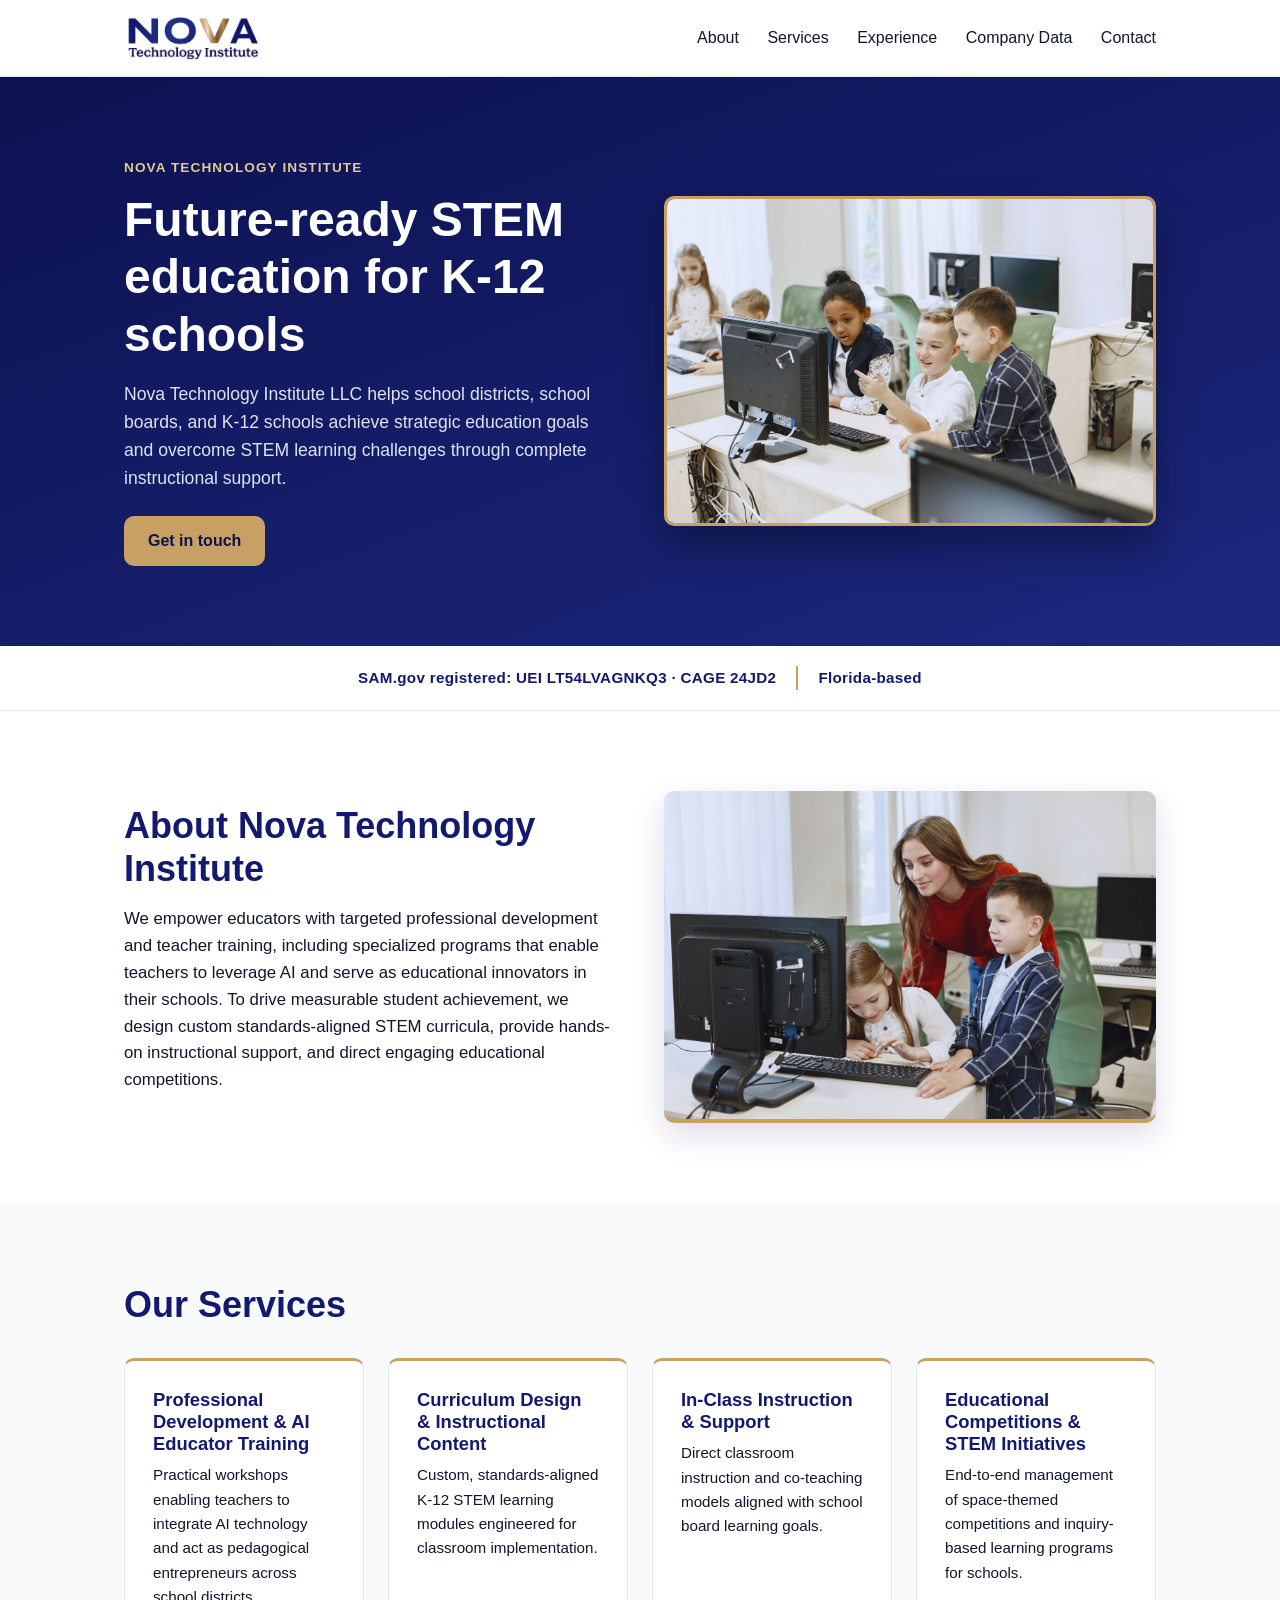
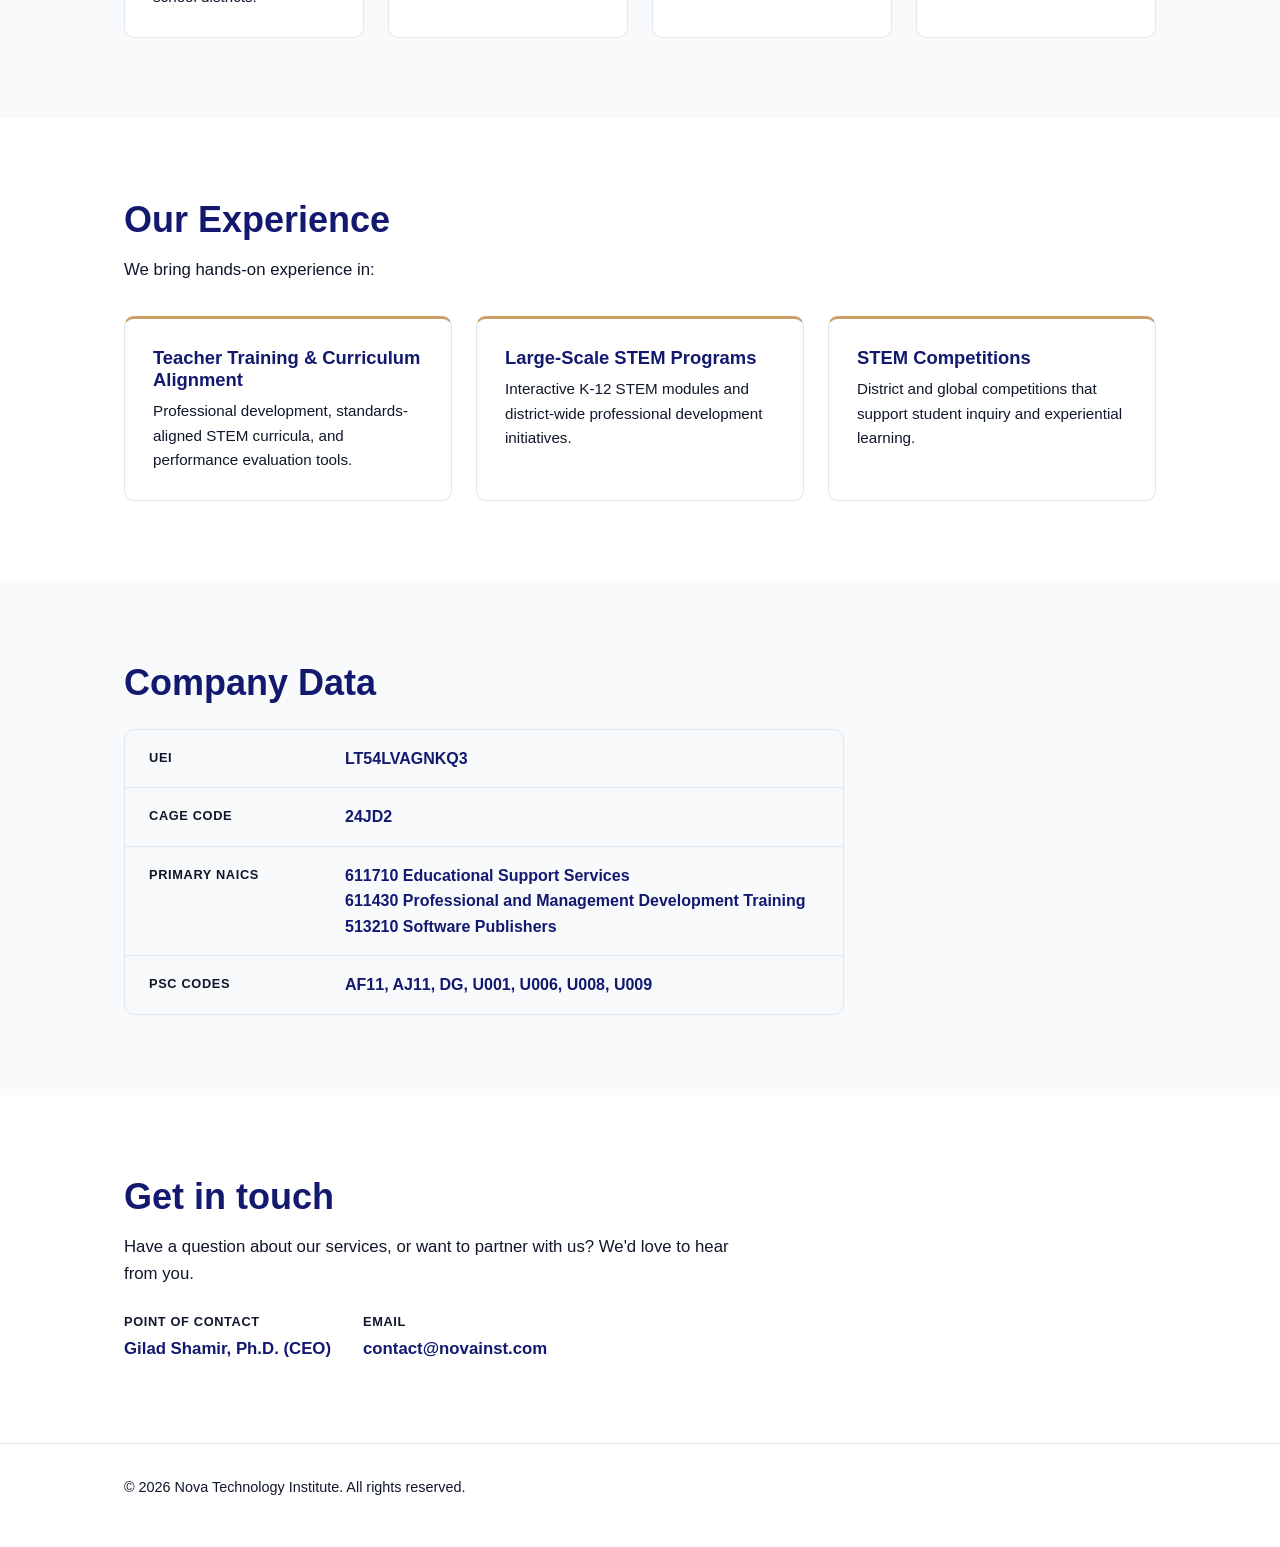
<file: index.html>
<!DOCTYPE html>
<html lang="en">
<head>
<meta charset="UTF-8">
<meta name="viewport" content="width=device-width, initial-scale=1.0">
<title>Nova Technology Institute</title>
<meta name="description" content="Nova Technology Institute LLC helps school districts, school boards, and K-12 schools achieve strategic education goals and overcome STEM learning challenges through complete instructional support.">
<link rel="icon" href="data:,">
<link rel="stylesheet" href="css/style.css">
</head>
<body>

<header class="site-header">
  <div class="container header-inner">
    <a class="brand" href="#top"><img src="images/logo.png" alt="Nova Technology Institute" width="320" height="101"></a>
    <nav class="nav">
      <a href="#about">About</a>
      <a href="#programs">Services</a>
      <a href="#experience">Experience</a>
      <a href="#company">Company Data</a>
      <a href="#contact">Contact</a>
    </nav>
  </div>
</header>

<main>
  <section class="hero" id="top">
    <div class="container hero-inner">
      <div class="hero-text">
      <p class="eyebrow" data-field="hero.eyebrow"></p>
      <h1 data-field="hero.headline"></h1>
      <p class="subtext" data-field="hero.subtext"></p>
      <a class="btn" data-field="hero.cta_label" data-href-field="hero.cta_link" href="#contact"></a>
      </div>
      <img class="hero-image" src="images/hero-computer-class.jpg" alt="Students working together at a computer in a school computer class" width="1400" height="933">
    </div>
  </section>

  <section class="credentials" aria-label="Credentials">
    <div class="container">
      <ul class="credentials-list" id="credentials-list"></ul>
    </div>
  </section>

  <section class="section" id="about">
    <div class="container about-inner">
      <div>
        <h2 data-field="about.heading"></h2>
        <p class="lead" data-field="about.body"></p>
      </div>
      <img class="about-image" src="images/teacher-in-class.jpg" alt="A teacher with two students working at a computer in class" width="1400" height="933">
    </div>
  </section>

  <section class="section alt" id="programs">
    <div class="container">
      <h2 data-field="programs.heading"></h2>
      <div class="cards" id="programs-list"></div>
    </div>
  </section>

  <section class="section" id="experience">
    <div class="container">
      <h2 data-field="founder.heading"></h2>
      <p class="lead" data-field="founder.body"></p>
      <div class="cards" id="founder-list"></div>
    </div>
  </section>

  <section class="section alt" id="company">
    <div class="container">
      <h2 data-field="company.heading"></h2>
      <div class="data-table" id="company-list"></div>
    </div>
  </section>

  <section class="section" id="contact">
    <div class="container">
      <h2 data-field="contact.heading"></h2>
      <p class="lead" data-field="contact.body"></p>
      <div class="contact-details" id="contact-details"></div>
    </div>
  </section>
</main>

<footer class="site-footer">
  <div class="container">
    <p data-field="footer.text"></p>
  </div>
</footer>

<script src="js/main.js"></script>
</body>
</html>
</file>
<file: css/style.css>
:root {
  --navy: #13196f;
  --navy-soft: #1c287e;
  --navy-deep: #0c1150;
  --gold: #c9a063;
  --gold-dark: #b5864a;
  --gold-light: #e3c99a;
  --accent: #1c287e;
  --accent-soft: #eef0fa;
  --text: #0f172a;
  --text-muted: #0f172a;
  --bg: #ffffff;
  --bg-alt: #f8fafc;
  --border: #e2e8f0;
  --radius: 10px;
  --max-width: 1080px;
}

* { box-sizing: border-box; }

body {
  margin: 0;
  font-family: -apple-system, BlinkMacSystemFont, "Segoe UI", Roboto, Helvetica, Arial, sans-serif;
  color: var(--text);
  background: var(--bg);
  line-height: 1.6;
}

.container {
  max-width: var(--max-width);
  margin: 0 auto;
  padding: 0 24px;
}

h1, h2, h3 { line-height: 1.2; margin: 0 0 16px; color: var(--navy); }
h1 { font-size: clamp(2rem, 4vw, 3rem); }
h2 { font-size: clamp(1.5rem, 3vw, 2.25rem); }
p { margin: 0 0 16px; }

a { color: var(--accent); text-decoration: none; }

.site-header {
  position: sticky;
  top: 0;
  background: #fff;
  border-bottom: 1px solid var(--border);
  z-index: 10;
}
.header-inner {
  display: flex;
  align-items: center;
  justify-content: space-between;
  padding-top: 16px;
  padding-bottom: 16px;
}
.brand {
  font-weight: 700;
  font-size: 1.1rem;
  color: var(--navy);
}
.brand img {
  display: block;
  height: 44px;
  width: auto;
}
.nav a {
  margin-left: 24px;
  color: var(--text);
  font-weight: 500;
}
.nav a:hover { color: var(--accent); }

.hero {
  background: linear-gradient(160deg, var(--navy-deep) 0%, var(--navy-soft) 100%);
  color: #fff;
  padding: 80px 0;
}
.hero-inner {
  display: grid;
  grid-template-columns: 1fr 1fr;
  gap: 48px;
  align-items: center;
}
.hero-image {
  display: block;
  width: 100%;
  height: auto;
  border-radius: var(--radius);
  box-shadow: 0 20px 40px rgba(0, 0, 0, 0.35);
  border: 3px solid var(--gold);
}
.hero .eyebrow {
  text-transform: uppercase;
  letter-spacing: 0.08em;
  font-size: 0.85rem;
  color: var(--gold-light);
  font-weight: 600;
  margin-bottom: 12px;
}
.hero h1 { color: #fff; max-width: 20ch; }
.hero .subtext {
  color: #dfe3f3;
  max-width: 55ch;
  font-size: 1.1rem;
}
.btn {
  display: inline-block;
  background: var(--gold);
  color: var(--navy-deep);
  padding: 12px 24px;
  border-radius: var(--radius);
  font-weight: 600;
  margin-top: 8px;
}
.btn:hover { background: var(--gold-dark); }

.credentials {
  background: #fff;
  border-bottom: 1px solid var(--border);
  padding: 20px 0;
}
.credentials-list {
  list-style: none;
  margin: 0;
  padding: 0;
  display: flex;
  flex-wrap: wrap;
  justify-content: center;
  gap: 8px 0;
}
.credentials-list li {
  color: var(--navy);
  font-weight: 700;
  font-size: 0.95rem;
  letter-spacing: 0.02em;
  padding: 0 20px;
  border-left: 2px solid var(--gold);
}
.credentials-list li:first-child { border-left: none; }

.section { padding: 80px 0; }
.section.alt { background: var(--bg-alt); }
.lead { color: var(--text-muted); font-size: 1.05rem; max-width: 65ch; }

.about-inner {
  display: grid;
  grid-template-columns: 1fr 1fr;
  gap: 48px;
  align-items: center;
}
.about-image {
  display: block;
  width: 100%;
  height: auto;
  border-radius: var(--radius);
  border-bottom: 4px solid var(--gold);
  box-shadow: 0 12px 30px rgba(19, 25, 111, 0.15);
}

.cards {
  display: grid;
  grid-template-columns: repeat(auto-fit, minmax(240px, 1fr));
  gap: 24px;
  margin-top: 32px;
}
.card {
  background: #fff;
  border: 1px solid var(--border);
  border-top: 3px solid var(--gold);
  border-radius: var(--radius);
  padding: 28px;
}
.card h3 { font-size: 1.15rem; margin-bottom: 8px; }
.card p { color: var(--text-muted); margin: 0; font-size: 0.95rem; }

.contact-details {
  margin-top: 24px;
  display: flex;
  flex-wrap: wrap;
  gap: 32px;
}
.contact-details .item strong {
  display: block;
  font-size: 0.8rem;
  text-transform: uppercase;
  letter-spacing: 0.05em;
  color: var(--text-muted);
  margin-bottom: 4px;
}
.contact-details .item a, .contact-details .item span {
  font-size: 1.05rem;
  color: var(--navy);
  font-weight: 600;
}

.site-footer {
  border-top: 1px solid var(--border);
  padding: 32px 0;
  color: var(--text-muted);
  font-size: 0.9rem;
}

#experience .lead { margin-bottom: 0; }

.data-table {
  margin-top: 24px;
  border: 1px solid var(--border);
  border-radius: var(--radius);
  overflow: hidden;
  max-width: 720px;
}
.data-table .row {
  display: grid;
  grid-template-columns: 180px 1fr;
  gap: 16px;
  padding: 16px 24px;
  border-top: 1px solid var(--border);
}
.data-table .row:first-child { border-top: none; }
.data-table .row strong {
  font-size: 0.8rem;
  text-transform: uppercase;
  letter-spacing: 0.05em;
  color: var(--text-muted);
  padding-top: 2px;
}
.data-table .row span {
  color: var(--navy);
  font-weight: 600;
  white-space: pre-line;
}

@media (max-width: 760px) {
  .header-inner { flex-direction: column; align-items: flex-start; gap: 8px; }
  .brand img { height: 36px; }
  .nav { display: flex; flex-wrap: wrap; gap: 4px 20px; }
  .nav a { margin-left: 0; }
  .hero { padding: 48px 0; }
  .hero-inner { grid-template-columns: 1fr; gap: 32px; }
  .about-inner { grid-template-columns: 1fr; gap: 32px; }
  .credentials-list li { padding: 0 12px; font-size: 0.85rem; }
  .section { padding: 56px 0; }
  .container { padding: 0 16px; }
  .data-table .row { grid-template-columns: 1fr; gap: 4px; padding: 14px 16px; }
}
</file>
